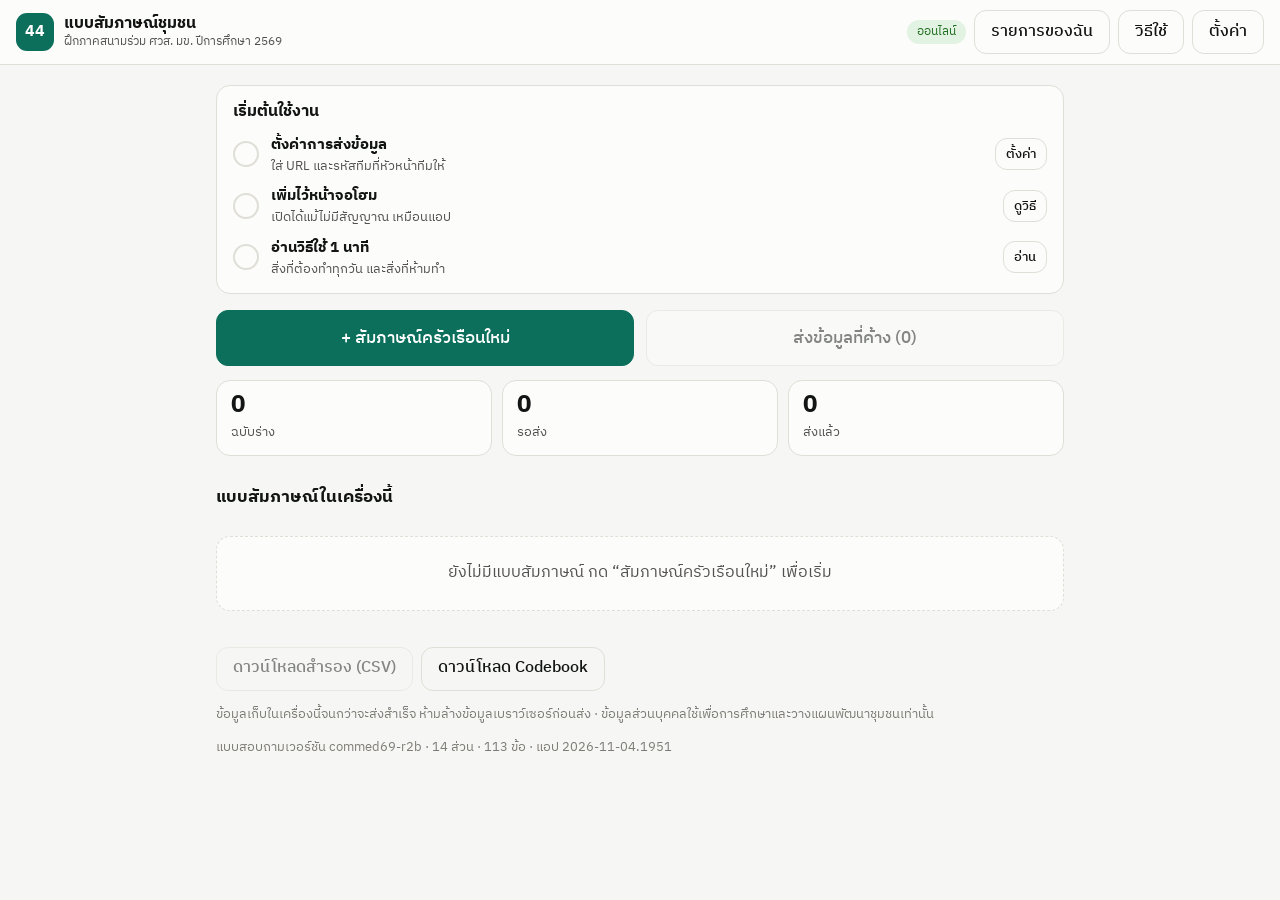
<file: index.html>
<!doctype html>
<html lang="th">
<head>
<meta charset="utf-8">
<meta name="viewport" content="width=device-width, initial-scale=1, viewport-fit=cover">
<meta name="robots" content="noindex, nofollow">
<meta name="theme-color" content="#0b6f5b">
<title>แบบสัมภาษณ์ชุมชน</title>
<link rel="manifest" href="manifest.webmanifest">
<link rel="icon" href="icon.svg" type="image/svg+xml">
<link rel="apple-touch-icon" href="icon.svg">
<link rel="preconnect" href="https://fonts.googleapis.com">
<link rel="preconnect" href="https://fonts.gstatic.com" crossorigin>
<link href="https://fonts.googleapis.com/css2?family=IBM+Plex+Sans+Thai:wght@400;500;600;700&display=swap" rel="stylesheet">
<link rel="stylesheet" href="style.css">
</head>
<body>
<div id="app"></div>
<div id="toast" class="toast" role="status" aria-live="polite"></div>
<script src="version.js"></script>
<script src="questions.js"></script>
<script src="form_core.js"></script>
<script src="app.js"></script>
</body>
</html>
</file>
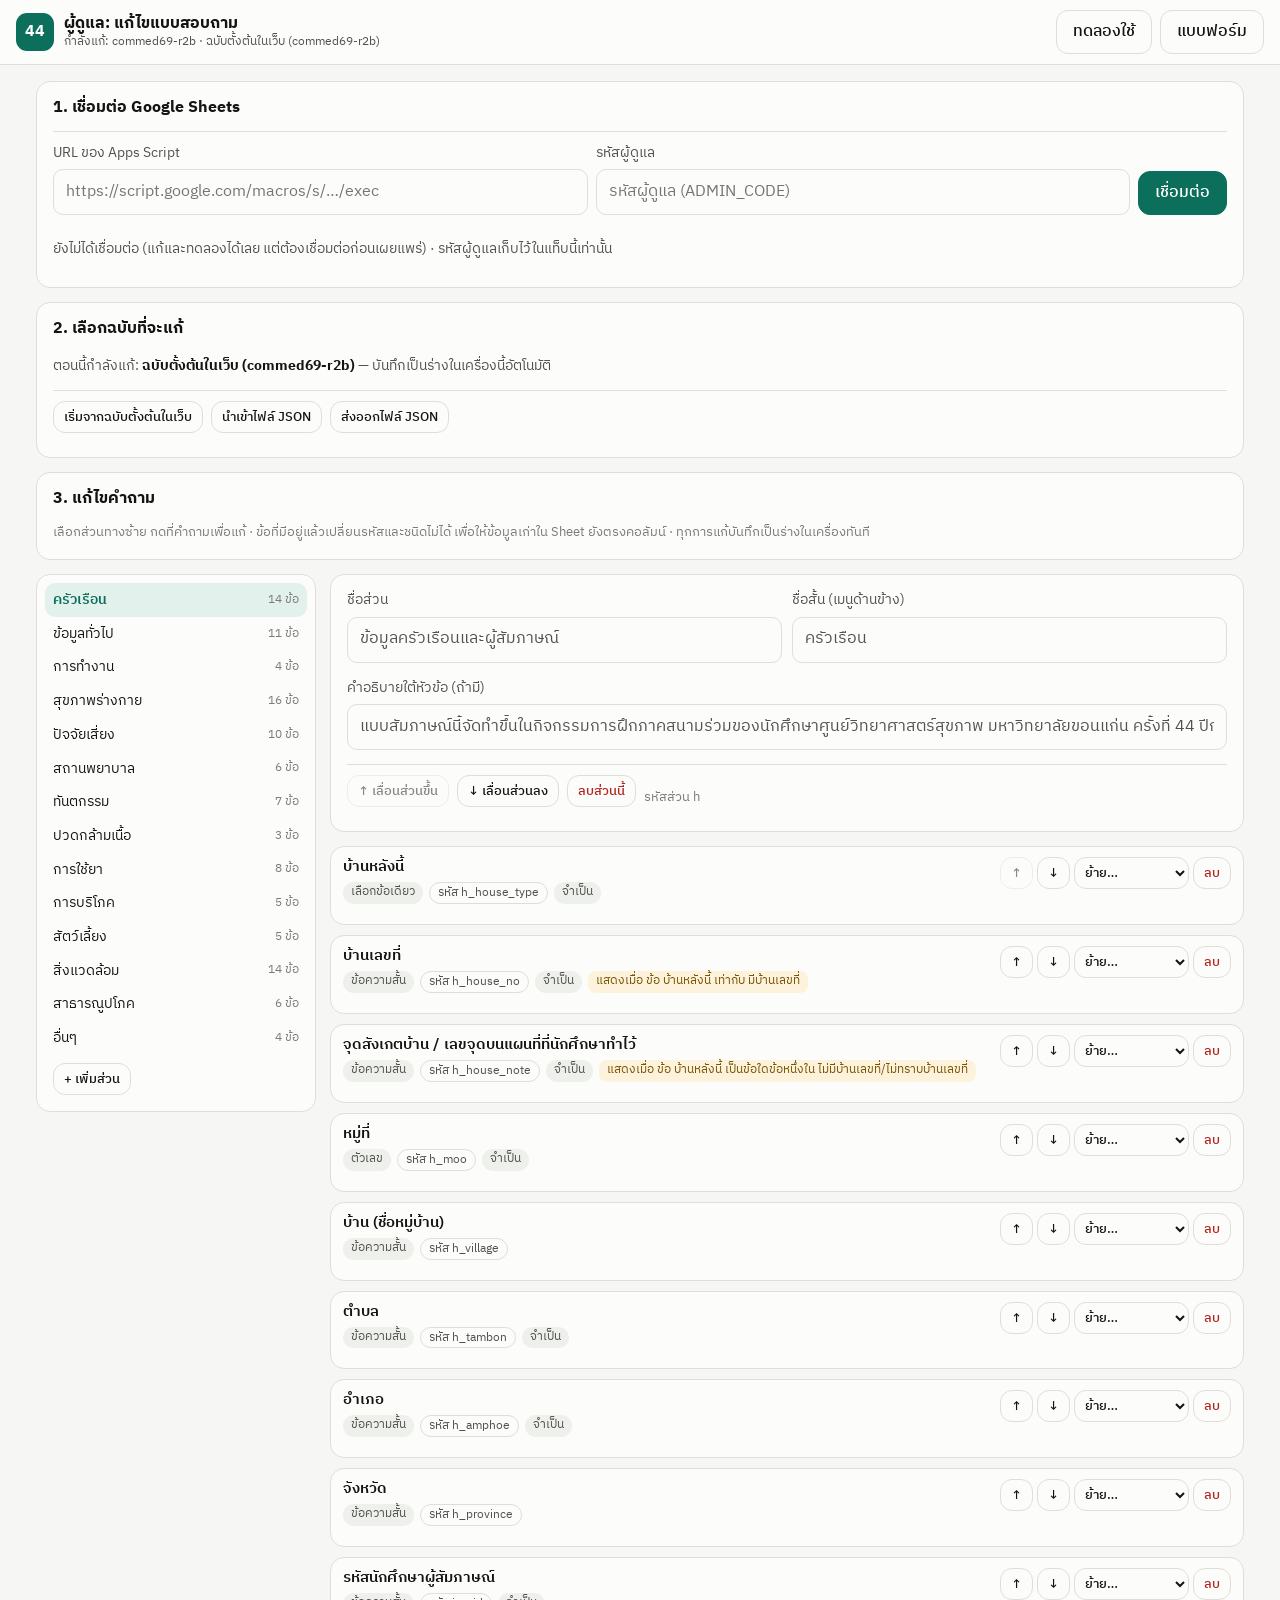
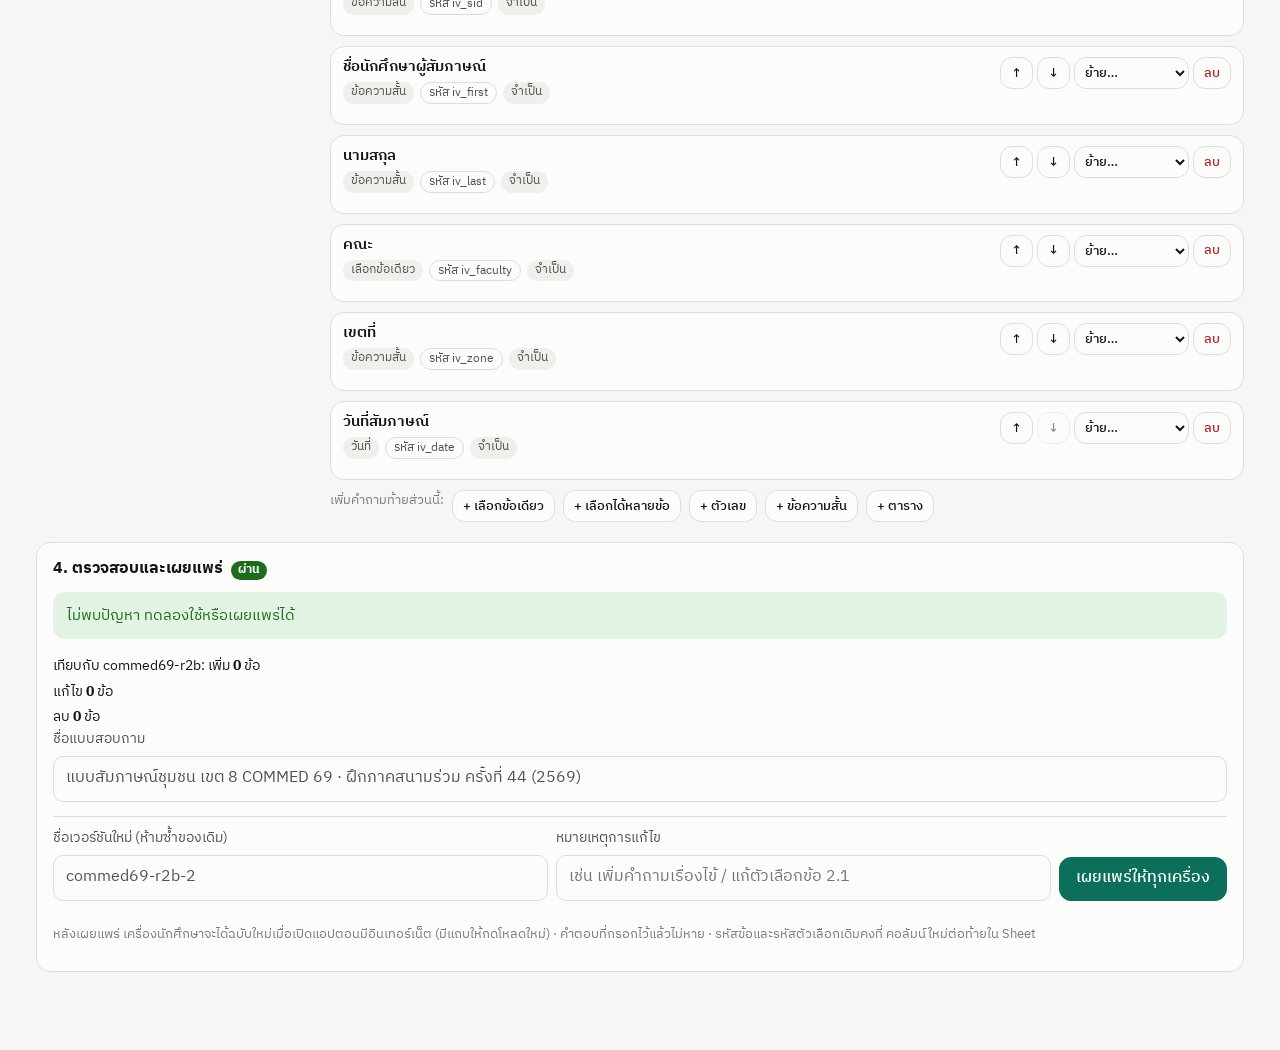
<file: admin.html>
<!doctype html>
<html lang="th">
<head>
<meta charset="utf-8">
<meta name="viewport" content="width=device-width, initial-scale=1">
<meta name="robots" content="noindex, nofollow">
<title>แก้ไขแบบสอบถาม</title>
<link rel="icon" href="icon.svg" type="image/svg+xml">
<link rel="preconnect" href="https://fonts.googleapis.com">
<link rel="preconnect" href="https://fonts.gstatic.com" crossorigin>
<link href="https://fonts.googleapis.com/css2?family=IBM+Plex+Sans+Thai:wght@400;500;600;700&display=swap" rel="stylesheet">
<link rel="stylesheet" href="style.css">
<link rel="stylesheet" href="admin.css">
</head>
<body>
<div id="app"></div>
<div id="toast" class="toast" role="status" aria-live="polite"></div>
<script src="questions.js"></script>
<script src="form_core.js"></script>
<script src="admin.js"></script>
</body>
</html>
</file>
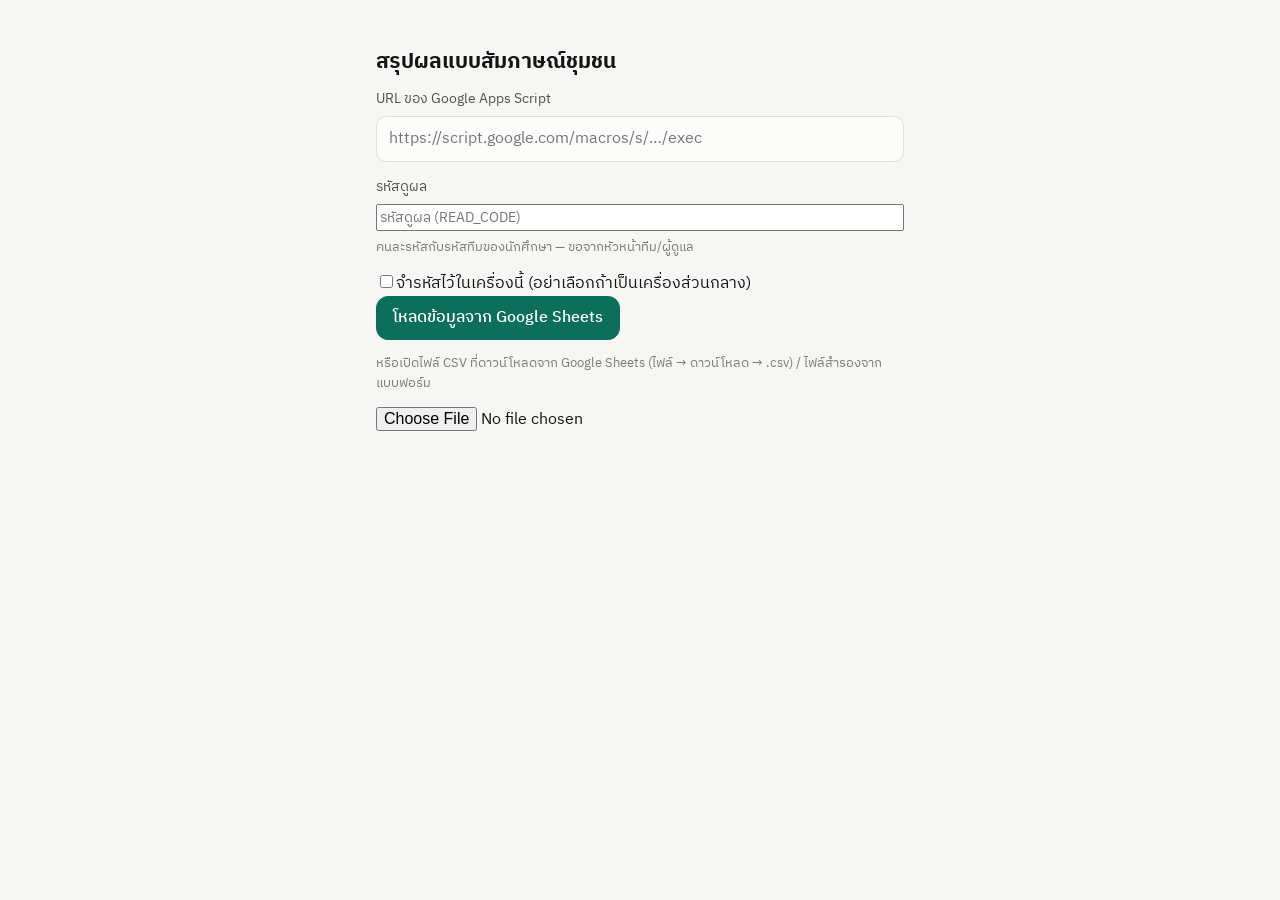
<file: dashboard.html>
<!doctype html>
<html lang="th">
<head>
<meta charset="utf-8">
<meta name="viewport" content="width=device-width, initial-scale=1">
<meta name="robots" content="noindex, nofollow">
<title>สรุปผลแบบสัมภาษณ์ชุมชน</title>
<link rel="icon" href="icon.svg" type="image/svg+xml">
<link rel="preconnect" href="https://fonts.googleapis.com">
<link rel="preconnect" href="https://fonts.gstatic.com" crossorigin>
<link href="https://fonts.googleapis.com/css2?family=IBM+Plex+Sans+Thai:wght@400;500;600;700&display=swap" rel="stylesheet">
<link rel="stylesheet" href="style.css">
<link rel="stylesheet" href="dashboard.css">
</head>
<body>
<div id="app"></div>
<div id="tip" class="dtip" hidden></div>
<script src="questions.js"></script>
<script src="form_core.js"></script>
<script src="analysis.js"></script>
<script src="dashboard.js"></script>
</body>
</html>
</file>
<file: style.css>
:root {
  color-scheme: light;
  --page: #f6f7f4; --surface: #fcfcfb; --surface-2: #eef0ec; --ink: #131514; --ink-2: #52514e; --muted: #7d7b75;
  --line: #dfded7; --accent: #0b6f5b; --accent-ink: #fff; --accent-soft: #e2f1ec; --bad: #b3261e; --bad-soft: #fbe9e7;
  --warn-soft: #fdf3dc; --warn-ink: #7a5300; --good-soft: #e3f3e3; --good-ink: #1d6b1d;
  --radius: 14px; --font: "IBM Plex Sans Thai", system-ui, -apple-system, "Sukhumvit Set", "Thonburi", "Segoe UI", sans-serif;
}
@media (prefers-color-scheme: dark) {
  :root:not([data-theme="light"]) {
    color-scheme: dark;
    --page: #0f0f0e; --surface: #1a1a19; --surface-2: #242422; --ink: #f4f4f1; --ink-2: #c3c2b7; --muted: #92908a;
    --line: #2f2f2c; --accent: #3fbf9c; --accent-ink: #06231c; --accent-soft: #15302a; --bad: #f2877e; --bad-soft: #3a1a17;
    --warn-soft: #33290f; --warn-ink: #f2c865; --good-soft: #15301a; --good-ink: #8fd88f;
  }
}
:root[data-theme="dark"] {
  color-scheme: dark;
  --page: #0f0f0e; --surface: #1a1a19; --surface-2: #242422; --ink: #f4f4f1; --ink-2: #c3c2b7; --muted: #92908a;
  --line: #2f2f2c; --accent: #3fbf9c; --accent-ink: #06231c; --accent-soft: #15302a; --bad: #f2877e; --bad-soft: #3a1a17;
  --warn-soft: #33290f; --warn-ink: #f2c865; --good-soft: #15301a; --good-ink: #8fd88f;
}
/* larger text for reading in the field (settings → การแสดงผล) */
:root[data-size="l"] body { zoom: 1.12; }
:root[data-size="xl"] body { zoom: 1.25; }
* { box-sizing: border-box; }
html { -webkit-text-size-adjust: 100%; }
body { margin: 0; background: var(--page); color: var(--ink); font: 16px/1.55 var(--font); }
a { color: var(--accent); }
button, input, select, textarea { font: inherit; color: inherit; }
:focus-visible { outline: 3px solid color-mix(in srgb, var(--accent) 45%, transparent); outline-offset: 2px; border-radius: 6px; }

/* top bar */
.top { position: sticky; top: 0; z-index: 30; display: flex; align-items: center; justify-content: space-between; gap: 12px;
  padding: 10px 16px; padding-top: max(10px, env(safe-area-inset-top)); background: var(--surface); border-bottom: 1px solid var(--line); }
.brand { display: flex; align-items: center; gap: 10px; color: var(--ink); text-decoration: none; min-width: 0; }
.brand .mark { width: 38px; height: 38px; border-radius: 11px; display: grid; place-items: center; background: var(--accent); color: var(--accent-ink); font-weight: 700; flex: none; }
.brand b { display: block; font-size: 16px; line-height: 1.25; }
.brand small { display: block; color: var(--ink-2); font-size: 12px; line-height: 1.3; }
.top-r { display: flex; align-items: center; gap: 8px; flex: none; }
.net { font-size: 12px; padding: 3px 10px; border-radius: 999px; white-space: nowrap; }
.net.on { background: var(--good-soft); color: var(--good-ink); }
.net.off { background: var(--warn-soft); color: var(--warn-ink); }
@media (max-width: 560px) { .brand small { display: none; } .net.on { display: none; }
  /* narrow phones: let the buttons drop to their own row instead of squeezing the title over them */
  .top { flex-wrap: wrap; row-gap: 8px; }
  .top-r { flex-wrap: wrap; margin-left: auto; } }

.wrap { max-width: 880px; margin: 0 auto; padding: 20px 16px 48px; }
.wrap.narrow { max-width: 560px; }
h1 { font-size: 21px; line-height: 1.35; margin: 4px 0 12px; }
h2 { font-size: 17px; margin: 28px 0 10px; }
h3 { font-size: 15px; margin: 0 0 8px; }

.btn { display: inline-flex; align-items: center; justify-content: center; gap: 6px; min-height: 44px; padding: 8px 16px; border-radius: 12px;
  border: 1px solid var(--line); background: var(--surface); color: var(--ink); text-decoration: none; cursor: pointer; font-weight: 500; }
.btn:hover { border-color: var(--muted); }
.btn.primary { background: var(--accent); border-color: var(--accent); color: var(--accent-ink); }
.btn.ghost { background: transparent; }
.btn.big { min-height: 56px; font-size: 17px; flex: 1 1 240px; }
.btn.tiny { min-height: 32px; padding: 4px 10px; font-size: 13px; }
.btn.danger { color: var(--bad); }
.btn:disabled { opacity: .5; cursor: not-allowed; }

.notice { background: var(--warn-soft); color: var(--warn-ink); border-radius: 12px; padding: 12px 14px; margin-bottom: 16px; font-size: 15px; }
.notice a { color: inherit; font-weight: 600; }
.notice.bad { background: var(--bad-soft); color: var(--bad); }
.notice.good { background: var(--good-soft); color: var(--good-ink); }
.hero { display: flex; flex-wrap: wrap; gap: 12px; }
.stats { display: grid; grid-template-columns: repeat(3, 1fr); gap: 10px; margin-top: 14px; }
.stat { background: var(--surface); border: 1px solid var(--line); border-radius: var(--radius); padding: 10px 14px; }
.stat b { display: block; font-size: 24px; line-height: 1.2; }
.stat span { color: var(--ink-2); font-size: 13px; }
.list { display: grid; gap: 8px; }
.rec { display: flex; align-items: center; gap: 10px; background: var(--surface); border: 1px solid var(--line); border-radius: 12px; padding: 10px 12px; }
.rec-main { flex: 1; min-width: 0; color: var(--ink); text-decoration: none; }
.rec-main b { display: block; }
.rec-main small { display: block; color: var(--ink-2); font-size: 13px; }
.rec-main .err { color: var(--bad); }
.chip { font-size: 12px; padding: 2px 10px; border-radius: 999px; white-space: nowrap; border: 1px solid var(--line); }
.chip.ready { background: var(--warn-soft); color: var(--warn-ink); border-color: transparent; }
.chip.sent { background: var(--good-soft); color: var(--good-ink); border-color: transparent; }
.empty { color: var(--ink-2); background: var(--surface); border: 1px dashed var(--line); border-radius: var(--radius); padding: 24px; text-align: center; }
.foot-actions { display: flex; flex-wrap: wrap; gap: 8px; margin-top: 20px; }
.fine { color: var(--muted); font-size: 13px; }
.field { display: grid; gap: 6px; margin-bottom: 14px; color: var(--ink-2); font-size: 14px; }

/* form layout: section list on the side (tablet/desktop), a scrolling strip on phones */
.form-layout { display: grid; grid-template-columns: 250px 1fr; max-width: 1180px; margin: 0 auto; gap: 24px; padding: 16px; }
.secnav { position: sticky; top: 76px; align-self: start; display: grid; gap: 2px; max-height: calc(100vh - 96px); overflow: auto; }
.sec { display: grid; grid-template-columns: 26px 1fr auto; align-items: center; gap: 8px; padding: 7px 10px; border-radius: 10px; color: var(--ink-2); text-decoration: none; font-size: 14px; }
.sec:hover { background: var(--surface-2); }
.sec .n { width: 24px; height: 24px; border-radius: 50%; display: grid; place-items: center; font-size: 12px; background: var(--surface-2); color: var(--ink-2); }
.sec .c { font-size: 11.5px; color: var(--muted); font-variant-numeric: tabular-nums; }
.sec.full .n { background: var(--accent-soft); color: var(--accent); }
.sec.cur { background: var(--accent); color: var(--accent-ink); }
.sec.cur .n { background: color-mix(in srgb, var(--accent-ink) 25%, transparent); color: var(--accent-ink); }
.sec.cur .c { color: inherit; opacity: .8; }
.form-main { min-width: 0; max-width: 820px; }
.rec-info { color: var(--ink-2); font-size: 13px; margin-bottom: 6px; }
@media (max-width: 900px) {
  .form-layout { grid-template-columns: 1fr; padding: 0 0 16px; gap: 0; }
  .secnav { position: sticky; top: 58px; z-index: 20; display: flex; gap: 6px; overflow-x: auto; padding: 8px 12px; background: var(--page); border-bottom: 1px solid var(--line); max-height: none; scrollbar-width: none; }
  .secnav::-webkit-scrollbar { display: none; }
  .sec { grid-template-columns: auto auto; flex: none; padding: 6px 12px; background: var(--surface); border: 1px solid var(--line); }
  .sec .c { display: none; }
  .form-main { padding: 12px 16px; }
}

/* questions */
.snote { color: var(--ink-2); background: var(--surface-2); border-radius: 12px; padding: 10px 14px; font-size: 14px; }
.q { background: var(--surface); border: 1px solid var(--line); border-radius: var(--radius); padding: 14px 16px; margin: 12px 0; }
.q.done { border-left: 4px solid var(--accent); }
.qhead { display: flex; flex-wrap: wrap; align-items: baseline; gap: 6px 10px; margin-bottom: 10px; }
.qno { font-weight: 700; color: var(--accent); font-variant-numeric: tabular-nums; }
.qt { font-weight: 600; flex: 1 1 260px; }
.req { color: var(--bad); font-weight: 700; }
.tag { font-size: 12px; color: var(--ink-2); background: var(--surface-2); border-radius: 999px; padding: 1px 9px; }
.hint { color: var(--muted); font-size: 13px; margin: -4px 0 8px; }
.opts { display: grid; gap: 8px; }
@media (min-width: 640px) { .opts.many { grid-template-columns: 1fr 1fr; } }
.opt { position: relative; display: flex; flex-wrap: wrap; align-items: center; gap: 10px; min-height: 48px; padding: 8px 12px; border: 1.5px solid var(--line); border-radius: 12px; cursor: pointer; background: var(--surface); }
.opt:hover { border-color: var(--muted); }
.opt input { position: absolute; opacity: 0; pointer-events: none; }
.opt .code { width: 26px; height: 26px; border-radius: 50%; display: grid; place-items: center; font-size: 13px; background: var(--surface-2); color: var(--ink-2); flex: none; }
.opt .lbl { flex: 1; min-width: 0; }
.opt.on { border-color: var(--accent); background: var(--accent-soft); }
.opt.on .code { background: var(--accent); color: var(--accent-ink); }
.opt.excl .lbl { font-style: italic; }
.opt:has(input:focus-visible) { outline: 3px solid color-mix(in srgb, var(--accent) 45%, transparent); }
.opt input.other, .opt .other { position: static; opacity: 1; pointer-events: auto; flex: 1 1 100%; }
input[type="text"], input[type="number"], input[type="date"], input[type="url"], select, textarea {
  width: 100%; min-height: 46px; padding: 9px 12px; border: 1.5px solid var(--line); border-radius: 10px; background: var(--surface); font-size: 16px; }
input.warn, .computed.warn { border-color: #d98e00; background: var(--warn-soft); }
.num { display: flex; align-items: center; gap: 10px; flex-wrap: wrap; }
.num input { max-width: 180px; }
.unit { color: var(--ink-2); font-size: 14px; }
.row3 { display: grid; grid-template-columns: 90px 1fr 130px; gap: 8px; margin-bottom: 10px; }
.computed { padding: 10px 12px; border-radius: 10px; background: var(--surface-2); color: var(--ink-2); border: 1.5px solid transparent; }
.fixed { padding: 10px 12px; border-radius: 10px; background: var(--surface-2); }
.clear { margin-top: 2px; justify-self: start; background: none; border: 0; color: var(--muted); font-size: 13px; cursor: pointer; padding: 4px 2px; }
.grid, .animals { display: grid; gap: 10px; }
.grow, .arow { display: grid; grid-template-columns: 1fr; gap: 8px; padding: 10px 0; border-top: 1px solid var(--line); }
.grow:first-child, .arow:first-child { border-top: 0; }
.glabel { min-width: 0; }
.glabel .qno { margin-right: 6px; font-size: 13px; }
.gopts { display: flex; flex-wrap: wrap; gap: 6px; }
.opt.small { min-height: 42px; padding: 6px 12px; }
.afields { grid-column: 1 / -1; display: flex; flex-wrap: wrap; gap: 10px; }
.afields label { display: flex; align-items: center; gap: 6px; color: var(--ink-2); font-size: 14px; }
.afields input { width: 100px; }
.gopts .opt.small { flex: 0 1 auto; }
@media (max-width: 700px) { .gopts .opt.small { flex: 1 1 auto; } }
.pager { display: flex; justify-content: space-between; gap: 10px; margin: 20px 0; flex-wrap: wrap; }
.review .rv { background: var(--surface); border: 1px solid var(--line); border-radius: 12px; padding: 10px 14px; margin: 8px 0; }
.review .rv a { font-weight: 600; display: block; }
.review .rv small { color: var(--ink-2); }

.toast { position: fixed; left: 50%; bottom: calc(18px + env(safe-area-inset-bottom)); transform: translate(-50%, 40px); opacity: 0; pointer-events: none;
  background: var(--ink); color: var(--page); padding: 10px 16px; border-radius: 12px; max-width: min(92vw, 520px); transition: .2s; z-index: 50; font-size: 15px; }
.toast.show { opacity: 1; transform: translate(-50%, 0); }
.toast.bad { background: var(--bad); color: #fff; }
#selftest { white-space: pre-wrap; font: 12px ui-monospace, monospace; padding: 16px; }
.pvbar { background: var(--warn-soft); color: var(--warn-ink); padding: 8px 16px; font-size: 14px; text-align: center; border-bottom: 1px solid var(--line); }
.pvbar.new { background: var(--accent-soft); color: var(--accent); }
.pvbar .btn { margin: 0 6px; }

/* v3: soft checks, review links, home filters, help */
.qwarn { margin-top: 10px; padding: 8px 12px; border-radius: 10px; background: var(--warn-soft); color: var(--warn-ink); font-size: 14px; line-height: 1.45; display: grid; gap: 2px; }
.qwarn[hidden] { display: none; }
.qinfo { margin-top: 10px; padding: 8px 12px; border-radius: 10px; background: var(--accent-soft); color: var(--ink-2); font-size: 14px; line-height: 1.45; }
.qinfo[hidden] { display: none; }
.qinfo > div + div { margin-top: 6px; }
.qinfo .cnote { color: var(--muted); }
.qsuggest, .famall { margin-top: 10px; padding: 8px 12px; border-radius: 10px; border: 1px dashed var(--accent); color: var(--ink-2); font-size: 14px; line-height: 1.5; display: flex; flex-wrap: wrap; align-items: center; gap: 6px 12px; }
.famall { margin: 4px 0 14px; background: var(--accent-soft); }
.qsuggest[hidden], .famall[hidden] { display: none; }
.qsuggest .fsame { color: var(--muted); }
.q.flash { animation: qflash 1.6s ease-out; }
@keyframes qflash { 0%, 30% { box-shadow: 0 0 0 4px color-mix(in srgb, var(--accent) 55%, transparent); } 100% { box-shadow: 0 0 0 0 transparent; } }
@media (prefers-reduced-motion: reduce) { .q.flash { animation: none; outline: 3px solid var(--accent); } }
button.stat { font: inherit; color: inherit; text-align: left; cursor: pointer; width: 100%; }
button.stat:hover { border-color: var(--muted); }
.stat.on { border-color: var(--accent); background: var(--accent-soft); }
.stat.on span { color: var(--accent); }
.listhead { display: flex; align-items: center; justify-content: space-between; gap: 10px; }
.search { width: 100%; min-height: 46px; padding: 9px 14px; border: 1.5px solid var(--line); border-radius: 12px; background: var(--surface); font-size: 16px; margin: 0 0 10px; }
.chip.dup { background: var(--bad-soft); color: var(--bad); border-color: transparent; }
.review .rv.warn { border-left: 4px solid var(--warn-ink); }
.review .qlinks { display: flex; flex-wrap: wrap; gap: 4px 10px; margin-top: 2px; font-size: 13.5px; }
.review .rv .qlinks a { display: inline; font-weight: 500; }
.help .lead { color: var(--ink-2); }
.help-card { background: var(--surface); border: 1px solid var(--line); border-radius: var(--radius); padding: 14px 18px; margin: 14px 0; }
.help-card h2 { margin: 0 0 8px; font-size: 16px; }
.help-card ol, .help-card ul { margin: 0; padding-left: 20px; display: grid; gap: 6px; font-size: 15px; }
.help-card.dont { border-color: color-mix(in srgb, var(--bad) 40%, var(--line)); }
.help-card.dont h2 { color: var(--bad); }
.help-card dl { margin: 0; font-size: 15px; }
.help-card dt { font-weight: 600; margin-top: 8px; }
.help-card dd { margin: 2px 0 0; color: var(--ink-2); }
.status-list { list-style: none; padding: 0; margin: 10px 0; display: grid; gap: 6px; font-size: 14.5px; }
.status-list li { padding: 8px 12px 8px 34px; border-radius: 10px; background: var(--surface); border: 1px solid var(--line); position: relative; }
.status-list li::before { content: "•"; position: absolute; left: 13px; color: var(--muted); font-weight: 700; }
.status-list li.ok::before { content: "✓"; color: var(--good-ink); }
.status-list li.no { background: var(--warn-soft); color: var(--warn-ink); border-color: transparent; }
.status-list li.no::before { content: "!"; color: var(--warn-ink); }

/* v3 UI: bottom bar while interviewing, progress, onboarding, display settings */
.rec-info { display: flex; flex-wrap: wrap; align-items: center; gap: 2px 10px; }
.rec-info .saved { color: var(--good-ink); }
.pbar { flex: 1 1 100%; display: block; height: 6px; border-radius: 99px; background: var(--surface-2); overflow: hidden; margin: 4px 0 2px; }
.pbar i { display: block; height: 100%; background: var(--accent); border-radius: inherit; transition: width .3s; }
.pbar.thin { height: 4px; margin-top: 6px; max-width: 260px; }
.formbar { position: fixed; left: 0; right: 0; bottom: 0; z-index: 25; display: flex; align-items: center; gap: 8px;
  padding: 8px 12px calc(8px + env(safe-area-inset-bottom)); background: color-mix(in srgb, var(--surface) 94%, transparent);
  border-top: 1px solid var(--line); backdrop-filter: blur(8px); -webkit-backdrop-filter: blur(8px); }
.formbar:empty { display: none; }
.formbar .btn { flex: none; min-height: 48px; padding: 8px 14px; }
.fb-mid { flex: 1; min-width: 0; display: grid; gap: 1px; text-align: center; background: none; border: 0; padding: 4px; border-radius: 10px; color: var(--ink); font: inherit; cursor: pointer; }
button.fb-mid:hover { background: var(--surface-2); }
.fb-mid b { font-size: 15px; }
.fb-mid small { color: var(--ink-2); font-size: 12px; line-height: 1.3; overflow: hidden; text-overflow: ellipsis; white-space: nowrap; }
.fb-space { width: 96px; flex: none; }
.form-main { padding-bottom: 96px; }
@media (min-width: 901px) { .formbar { left: calc(max(0px, (100vw - 1180px) / 2) + 290px); right: auto; width: min(820px, calc(100vw - max(0px, (100vw - 1180px) / 2) - 306px)); bottom: 12px; border: 1px solid var(--line); border-radius: 16px; padding: 8px 12px; } }
.endnext { width: 100%; margin: 18px 0 8px; }
.onboard { background: var(--surface); border: 1px solid var(--line); border-radius: var(--radius); padding: 14px 16px; margin-bottom: 16px; }
.onboard h2 { margin: 0 0 8px; font-size: 16px; }
.onboard ol { list-style: none; margin: 0; padding: 0; display: grid; gap: 8px; }
.onboard li { display: grid; grid-template-columns: 28px 1fr auto; align-items: center; gap: 10px; }
.onboard li b { display: block; font-size: 15px; }
.onboard li small { display: block; color: var(--ink-2); font-size: 13px; }
.onboard .dot { width: 26px; height: 26px; border-radius: 50%; border: 2px solid var(--line); display: grid; place-items: center; font-size: 14px; }
.onboard li.done .dot { background: var(--accent); border-color: var(--accent); color: var(--accent-ink); }
.onboard li.done b { color: var(--ink-2); text-decoration: line-through; text-decoration-color: var(--muted); }
.seg { display: inline-flex; flex-wrap: wrap; gap: 4px; padding: 4px; background: var(--surface-2); border-radius: 12px; }
.seg button { border: 0; background: none; padding: 8px 14px; border-radius: 9px; font: inherit; font-size: 14px; color: var(--ink-2); cursor: pointer; min-height: 40px; }
.seg button.on { background: var(--surface); color: var(--ink); font-weight: 600; box-shadow: 0 1px 3px rgba(0, 0, 0, .15); }

.dob .est { display: flex; align-items: center; gap: 8px; margin-top: 10px; font-size: 14px; color: var(--ink-2); }
.dob .est input { width: auto; }
.sidnote { margin-top: 10px; padding: 8px 12px; border-radius: 10px; background: var(--accent-soft); color: var(--ink-2); font-size: 14px; line-height: 1.45; }
.sidnote[hidden] { display: none; }
input:disabled, select:disabled { opacity: .75; cursor: not-allowed; }
/* r2: rank questions (tap to rank) and "ไม่ทราบ" next to animal counts */
.opts.rank .opt .code { font-weight: 600; }
.opts.rank .opt:not(.on) .code { background: var(--surface-2); color: var(--muted); }
.ranksum { margin-top: 2px; color: var(--ink-2); font-size: 14px; }
.afields .afield { display: flex; align-items: center; flex-wrap: wrap; gap: 6px 12px; }
.afields .unk { gap: 6px; color: var(--muted); font-size: 13px; }
.afields input[type="checkbox"] { width: auto; }
</file>
<file: admin.css>
.awrap { max-width: 1240px; margin: 0 auto; padding: 16px 16px 64px; }
.apanel { background: var(--surface); border: 1px solid var(--line); border-radius: var(--radius); padding: 14px 16px; margin-bottom: 14px; }
.apanel h2 { margin: 0 0 10px; font-size: 16px; }
.arow { display: flex; flex-wrap: wrap; gap: 8px; align-items: end; }
.arow .field { flex: 1 1 220px; margin: 0; }
.arow .btn { flex: none; }
input[type="password"] { width: 100%; min-height: 46px; padding: 9px 12px; border: 1.5px solid var(--line); border-radius: 10px; background: var(--surface); font-size: 16px; }
.status { font-size: 13.5px; color: var(--ink-2); }
.status b { color: var(--ink); }

.editor { display: grid; grid-template-columns: 280px 1fr; gap: 14px; align-items: start; }
.secs { position: sticky; top: 70px; max-height: calc(100vh - 90px); overflow: auto; background: var(--surface); border: 1px solid var(--line); border-radius: var(--radius); padding: 8px; }
.secitem { display: grid; grid-template-columns: 1fr auto; gap: 4px; align-items: center; padding: 6px 8px; border-radius: 10px; cursor: pointer; font-size: 14px; }
.secitem:hover { background: var(--surface-2); }
.secitem.cur { background: var(--accent-soft); color: var(--accent); font-weight: 600; }
.secitem small { color: var(--muted); font-weight: 400; }
.secitem .new { color: var(--accent); font-size: 11px; margin-left: 4px; }

.qcard { background: var(--surface); border: 1px solid var(--line); border-radius: var(--radius); margin-bottom: 10px; }
.qcard.open { border-color: var(--accent); }
.qhead { display: grid; grid-template-columns: 1fr auto; gap: 8px; align-items: start; padding: 10px 12px; cursor: pointer; }
.qhead .qt { font-size: 14.5px; line-height: 1.45; }
.qhead .qt b { color: var(--accent); margin-right: 6px; }
.qmeta { display: flex; flex-wrap: wrap; gap: 6px; margin-top: 4px; }
.tag { font-size: 11.5px; padding: 1px 8px; border-radius: 999px; background: var(--surface-2); color: var(--ink-2); white-space: nowrap; }
.tag.rule { background: var(--warn-soft); color: var(--warn-ink); white-space: normal; border-radius: 8px; }
.tag.new { background: var(--accent-soft); color: var(--accent); }
.tag.lock { background: transparent; border: 1px solid var(--line); }
.qtools { display: flex; gap: 4px; flex-wrap: wrap; justify-content: flex-end; }
.qbody { border-top: 1px solid var(--line); padding: 12px; display: grid; gap: 12px; }
.g2 { display: grid; grid-template-columns: 1fr 1fr; gap: 10px; }
.g4 { display: grid; grid-template-columns: repeat(4, 1fr); gap: 10px; }
.qbody .field { margin: 0; }
.qbody textarea { min-height: 64px; }
.chk { display: inline-flex; align-items: center; gap: 6px; font-size: 14px; color: var(--ink-2); }
.chk input { width: 18px; height: 18px; accent-color: var(--accent); }
.olist { display: grid; gap: 6px; }
.orow { display: grid; grid-template-columns: 40px 1fr auto auto auto; gap: 6px; align-items: center; }
.orow .code { font-size: 12px; text-align: center; padding: 4px 0; border-radius: 8px; background: var(--surface-2); color: var(--ink-2); font-variant-numeric: tabular-nums; }
.orow input[type="text"] { min-height: 38px; padding: 6px 10px; font-size: 15px; }
.orow.grow { grid-template-columns: 130px 70px 1fr auto; }
.mini { display: flex; gap: 2px; }
.mini .btn { min-height: 32px; min-width: 32px; padding: 2px 8px; }
.sub { font-size: 13px; color: var(--ink-2); margin: 0 0 4px; font-weight: 600; }
.rulebox { background: var(--surface-2); border-radius: 12px; padding: 10px; display: grid; gap: 8px; }
.rrow { display: grid; grid-template-columns: minmax(0, 2fr) minmax(0, 1.3fr) minmax(0, 1.5fr) auto; gap: 6px; align-items: center; }
.rrow select, .rrow input { min-height: 38px; padding: 6px 8px; font-size: 14px; }
.inset { display: flex; flex-wrap: wrap; gap: 4px 10px; font-size: 13.5px; }
.errs { margin: 0; padding-left: 18px; font-size: 14px; }
.errs li { margin: 2px 0; }
.diff { font-size: 14px; display: grid; gap: 4px; }
.diff b { font-variant-numeric: tabular-nums; }
.hist { width: 100%; border-collapse: collapse; font-size: 14px; }
.hist td, .hist th { text-align: left; padding: 6px 8px; border-bottom: 1px solid var(--line); vertical-align: top; }
.badge { display: inline-block; min-width: 22px; padding: 0 7px; border-radius: 999px; font-size: 12px; text-align: center; background: var(--bad); color: #fff; margin-left: 4px; }
.badge.ok { background: var(--good-ink); }
.addq { display: flex; flex-wrap: wrap; gap: 8px; margin: 6px 0 20px; }
@media (max-width: 860px) {
  .editor { grid-template-columns: 1fr; }
  .secs { position: static; max-height: 260px; }
  .qhead { grid-template-columns: 1fr; }
  .qtools { justify-content: flex-start; }
  .g4 { grid-template-columns: 1fr 1fr; }
  .rrow { grid-template-columns: 1fr; }
  .orow { grid-template-columns: 34px 1fr auto; }
  .orow .chk { grid-column: 2 / 3; }
  .orow.grow { grid-template-columns: 1fr 1fr; }
  .orow.grow input:nth-child(3) { grid-column: 1 / -1; }
}
@media (max-width: 560px) { .g2 { grid-template-columns: 1fr; } }
</file>
<file: dashboard.css>
:root { --series-1: #2a78d6; --series-2: #eb6834; --track: #ebeae4; --grid: #e1e0d9; }
@media (prefers-color-scheme: dark) { :root:not([data-theme="light"]) { --series-1: #3987e5; --series-2: #d95926; --track: #2a2a28; --grid: #2c2c2a; } }

.dwrap { max-width: 1180px; margin: 0 auto; padding: 16px 16px 48px; }
.filters { position: sticky; top: 58px; z-index: 20; display: flex; flex-wrap: wrap; gap: 10px 14px; align-items: end; padding: 10px 0 12px; background: var(--page); border-bottom: 1px solid var(--line); margin-bottom: 8px; }
.filters label { display: grid; gap: 3px; font-size: 12.5px; color: var(--ink-2); }
.filters select { min-height: 40px; padding: 6px 10px; width: auto; min-width: 120px; }
.filters .chk { display: flex; align-items: center; gap: 6px; min-height: 40px; font-size: 14px; color: var(--ink); }
.filters .chk input { width: 18px; height: 18px; accent-color: var(--accent); }
.filters .meta { margin-left: auto; font-size: 12.5px; color: var(--muted); text-align: right; }
.mockbar { background: var(--warn-soft); color: var(--warn-ink); border-radius: 12px; padding: 8px 14px; font-size: 14px; margin: 10px 0; }

.kpis { display: grid; grid-template-columns: repeat(auto-fill, minmax(160px, 1fr)); gap: 10px; margin: 14px 0 4px; }
.kpi { background: var(--surface); border: 1px solid var(--line); border-radius: var(--radius); padding: 12px 14px; }
.kpi .v { font-size: 28px; font-weight: 600; line-height: 1.15; }
.kpi .k { color: var(--ink-2); font-size: 13px; }
.kpi .s { color: var(--muted); font-size: 12px; }

.dsec { margin-top: 26px; }
.dsec > h2 { font-size: 18px; margin: 0 0 10px; }
.cards { display: grid; grid-template-columns: repeat(auto-fill, minmax(340px, 1fr)); gap: 12px; }
.card { background: var(--surface); border: 1px solid var(--line); border-radius: var(--radius); padding: 14px 16px; min-width: 0; }
.card.wide { grid-column: 1 / -1; }
.card h3 { font-size: 15px; margin: 0 0 2px; line-height: 1.4; }
.card .sub { color: var(--muted); font-size: 12.5px; margin: 0 0 10px; }
.card .empty-c { color: var(--muted); font-size: 13px; padding: 8px 0; }

.bars { display: grid; gap: 5px; }
.brow { display: grid; grid-template-columns: minmax(110px, 42%) 1fr; gap: 10px; align-items: center; font-size: 13.5px; padding: 1px 2px; border-radius: 6px; }
.brow:hover { background: var(--surface-2); }
.brow .bl { color: var(--ink-2); overflow: hidden; text-overflow: ellipsis; white-space: nowrap; }
.btrack { display: flex; align-items: center; gap: 8px; min-width: 0; }
.bfill { height: 16px; background: var(--series-1); border-radius: 0 4px 4px 0; min-width: 1px; flex: none; }
.bfill.s2 { background: var(--series-2); }
.bval { color: var(--ink); font-size: 12.5px; white-space: nowrap; font-variant-numeric: tabular-nums; }
.bval small { color: var(--muted); }
.gpair { display: grid; gap: 2px; }
.legend { display: flex; gap: 14px; font-size: 12.5px; color: var(--ink-2); margin-bottom: 8px; }
.legend span { display: inline-flex; align-items: center; gap: 6px; }
.legend i { width: 10px; height: 10px; border-radius: 2px; display: inline-block; background: var(--series-1); }
.legend i.s2 { background: var(--series-2); }

.pyr { display: grid; gap: 3px; font-size: 12.5px; }
.prow { display: grid; grid-template-columns: 1fr 64px 1fr; align-items: center; gap: 6px; }
.prow .l { display: flex; justify-content: flex-end; align-items: center; gap: 6px; }
.prow .r { display: flex; align-items: center; gap: 6px; }
.prow .age { text-align: center; color: var(--ink-2); }
.pbar { height: 14px; flex: none; }
.pbar.m { background: var(--series-1); border-radius: 4px 0 0 4px; }
.pbar.f { background: var(--series-2); border-radius: 0 4px 4px 0; }
.prow .n { color: var(--ink-2); font-variant-numeric: tabular-nums; font-size: 12px; }

.tbl { width: 100%; border-collapse: collapse; font-size: 13.5px; }
.tbl th, .tbl td { text-align: left; padding: 6px 8px; border-bottom: 1px solid var(--line); }
.tbl td.n, .tbl th.n { text-align: right; font-variant-numeric: tabular-nums; }
.setup { max-width: 560px; margin: 24px auto; }
.dtip { position: fixed; z-index: 60; pointer-events: none; background: var(--surface); border: 1px solid var(--line); border-radius: 10px; box-shadow: 0 6px 24px rgba(0,0,0,.15); padding: 6px 10px; font-size: 13px; max-width: 320px; }
@media (max-width: 560px) { .cards { grid-template-columns: 1fr; } .filters { top: 0; position: static; } .brow { grid-template-columns: minmax(96px, 46%) 1fr; } }
/* analysis-ready downloads */
.xpanel { background: var(--surface); border: 1px solid var(--line); border-radius: var(--radius); margin: 12px 0 4px; }
.xpanel summary { cursor: pointer; padding: 12px 16px; font-weight: 600; font-size: 15px; }
.xpanel summary small { font-weight: 400; color: var(--muted); margin-left: 6px; }
.xbody { padding: 0 16px 14px; display: grid; gap: 10px; }
.xopts { display: grid; grid-template-columns: 1fr 1fr; gap: 8px; }
.xopt { display: flex; gap: 10px; align-items: flex-start; border: 1.5px solid var(--line); border-radius: 12px; padding: 10px 12px; cursor: pointer; }
.xopt.on { border-color: var(--accent); background: var(--accent-soft); }
.xopt input { width: 18px; height: 18px; margin-top: 3px; accent-color: var(--accent); flex: none; }
.xopt b { display: block; font-size: 14.5px; }
.xopt small { display: block; color: var(--ink-2); font-size: 12.5px; line-height: 1.45; }
.xbtns { display: flex; flex-wrap: wrap; gap: 8px; }
.xbtns .btn { min-height: 40px; font-size: 14px; }
.xbody .fine { margin: 0; }
@media (max-width: 560px) { .xopts { grid-template-columns: 1fr; } }
.tbl td.flag { color: var(--bad); font-weight: 700; }
</file>
